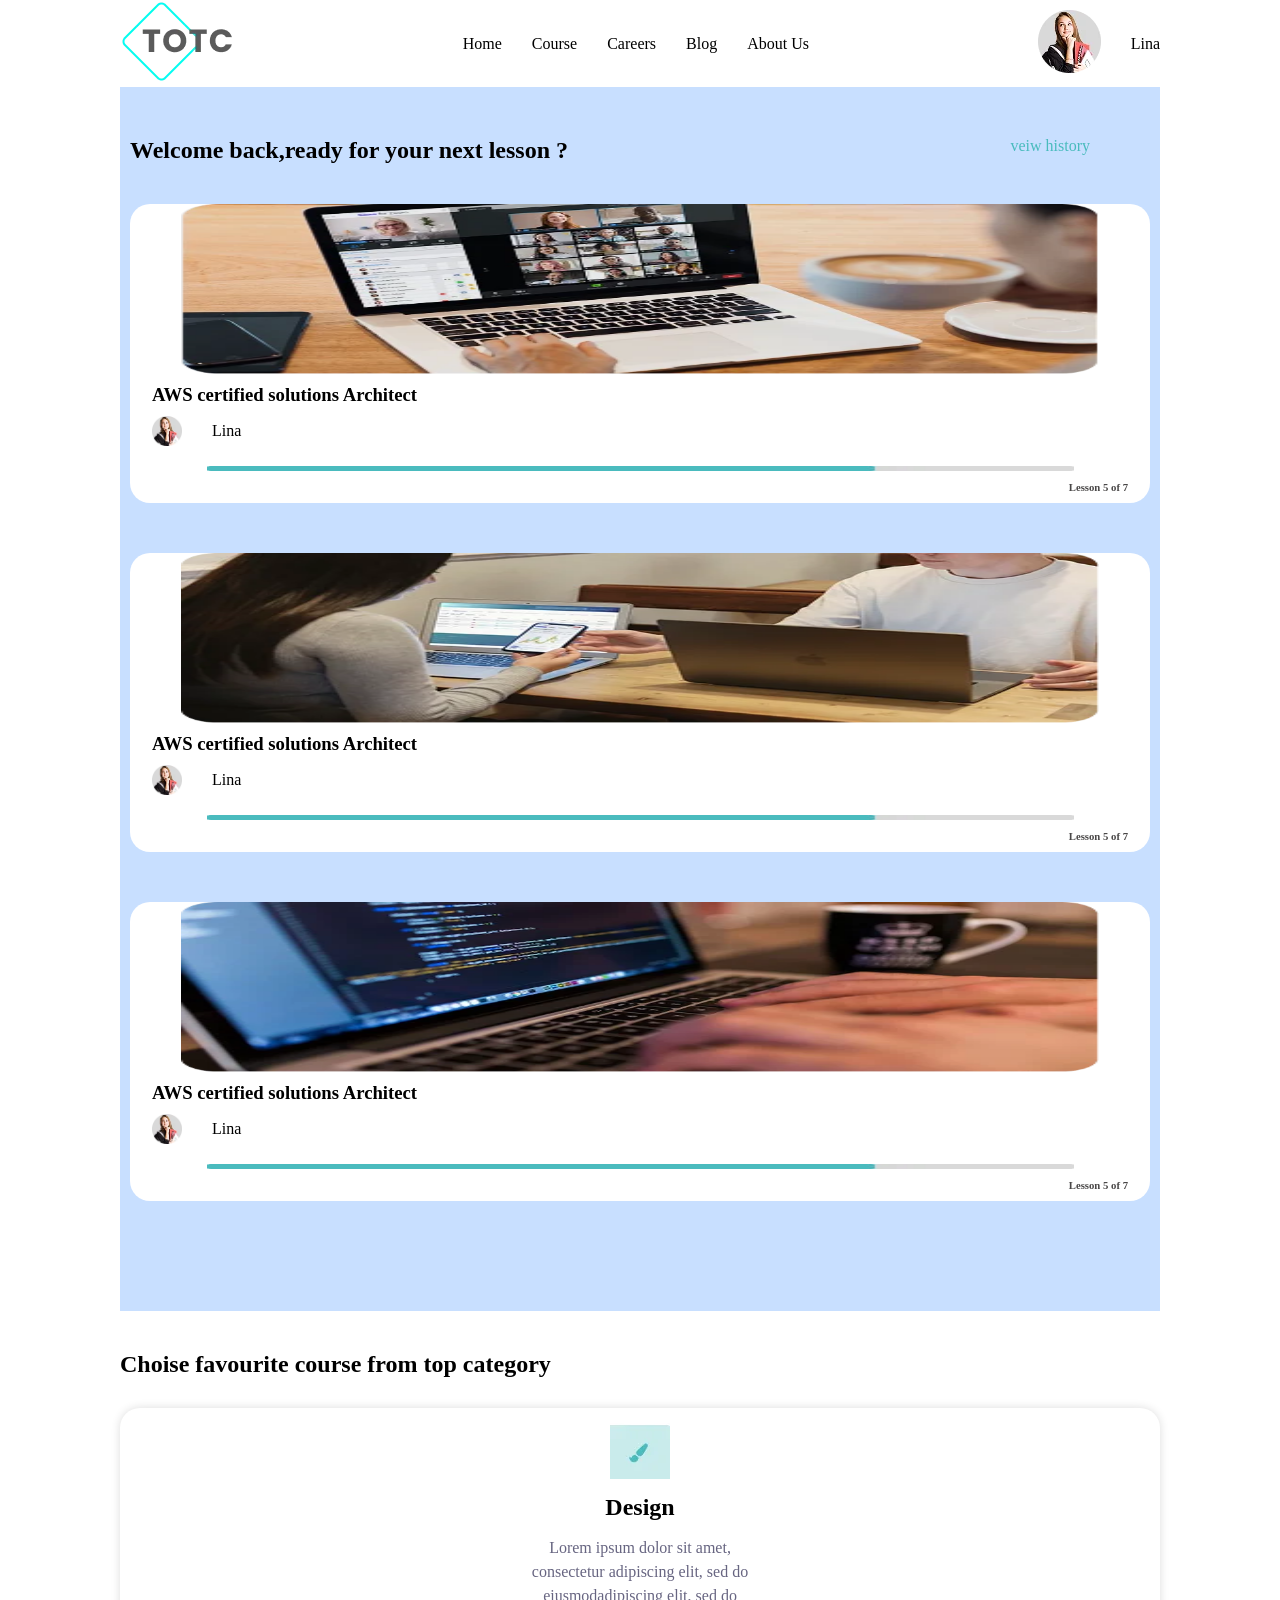
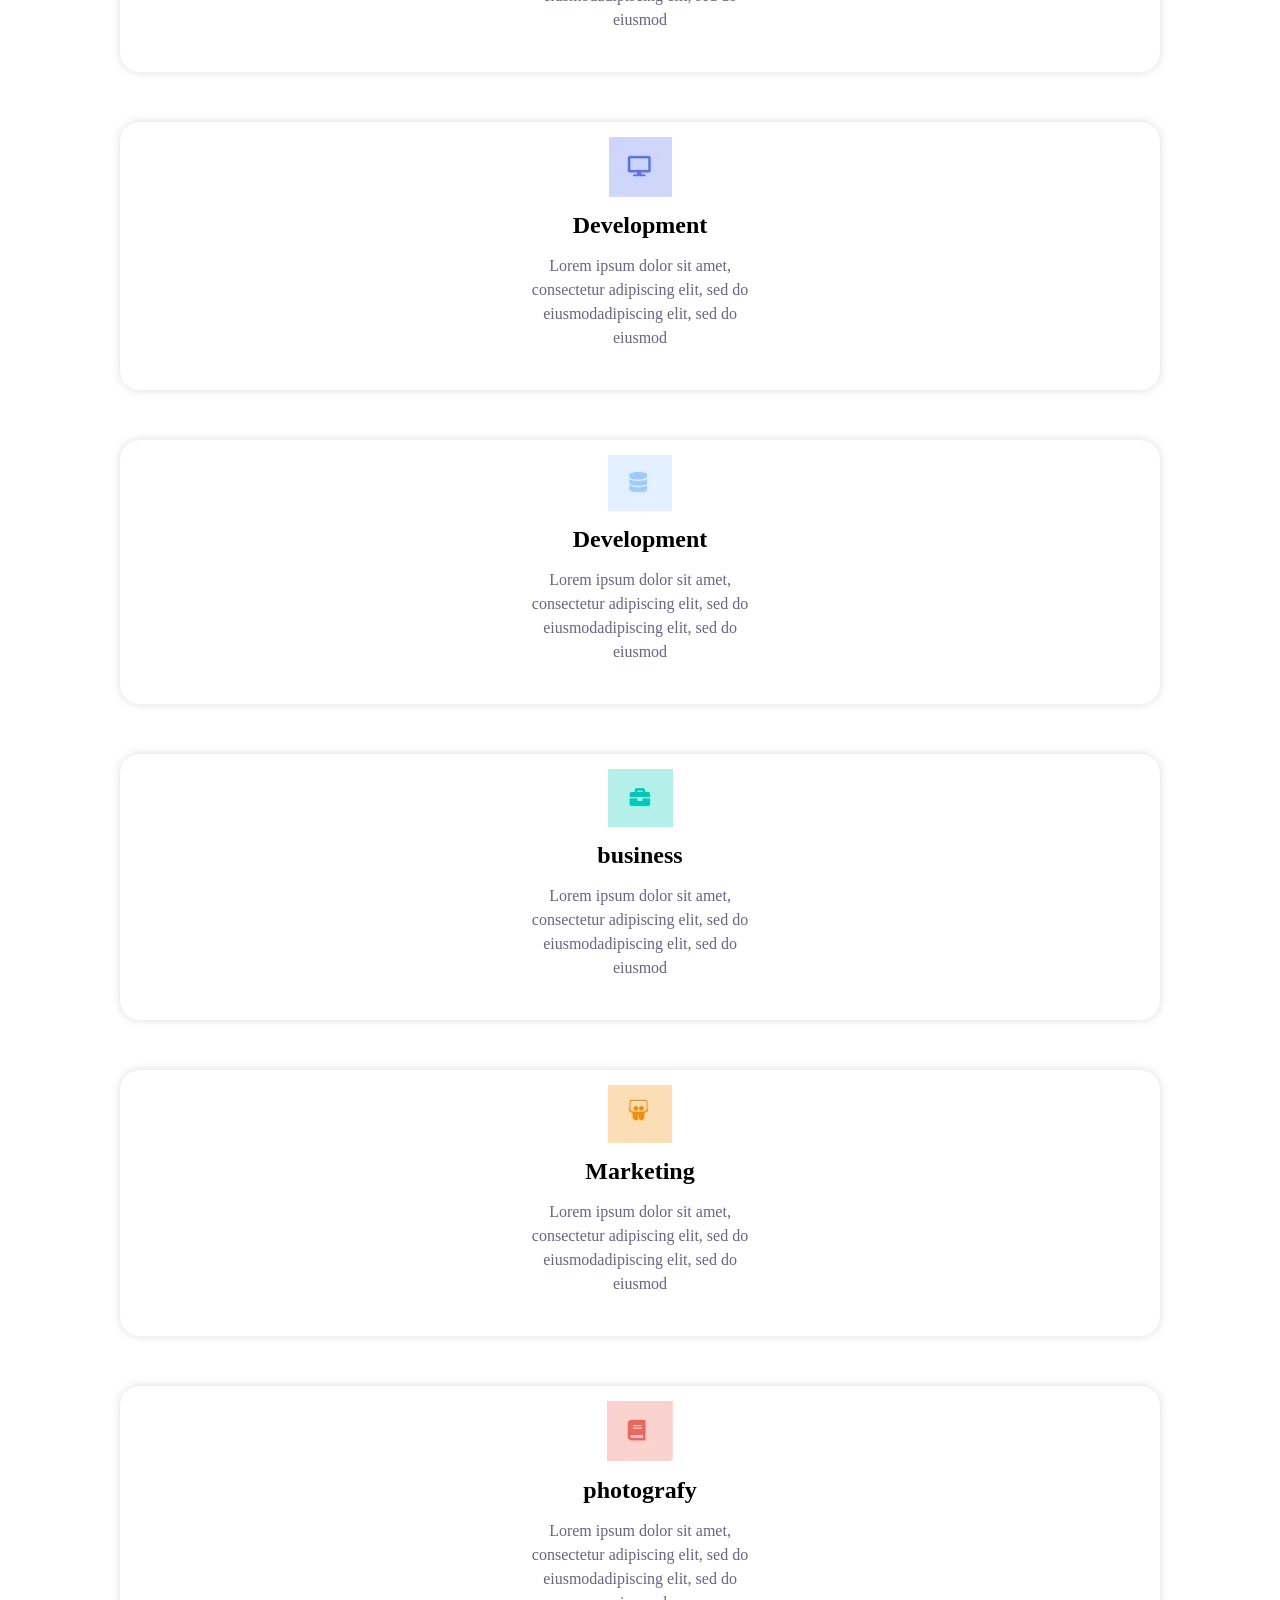
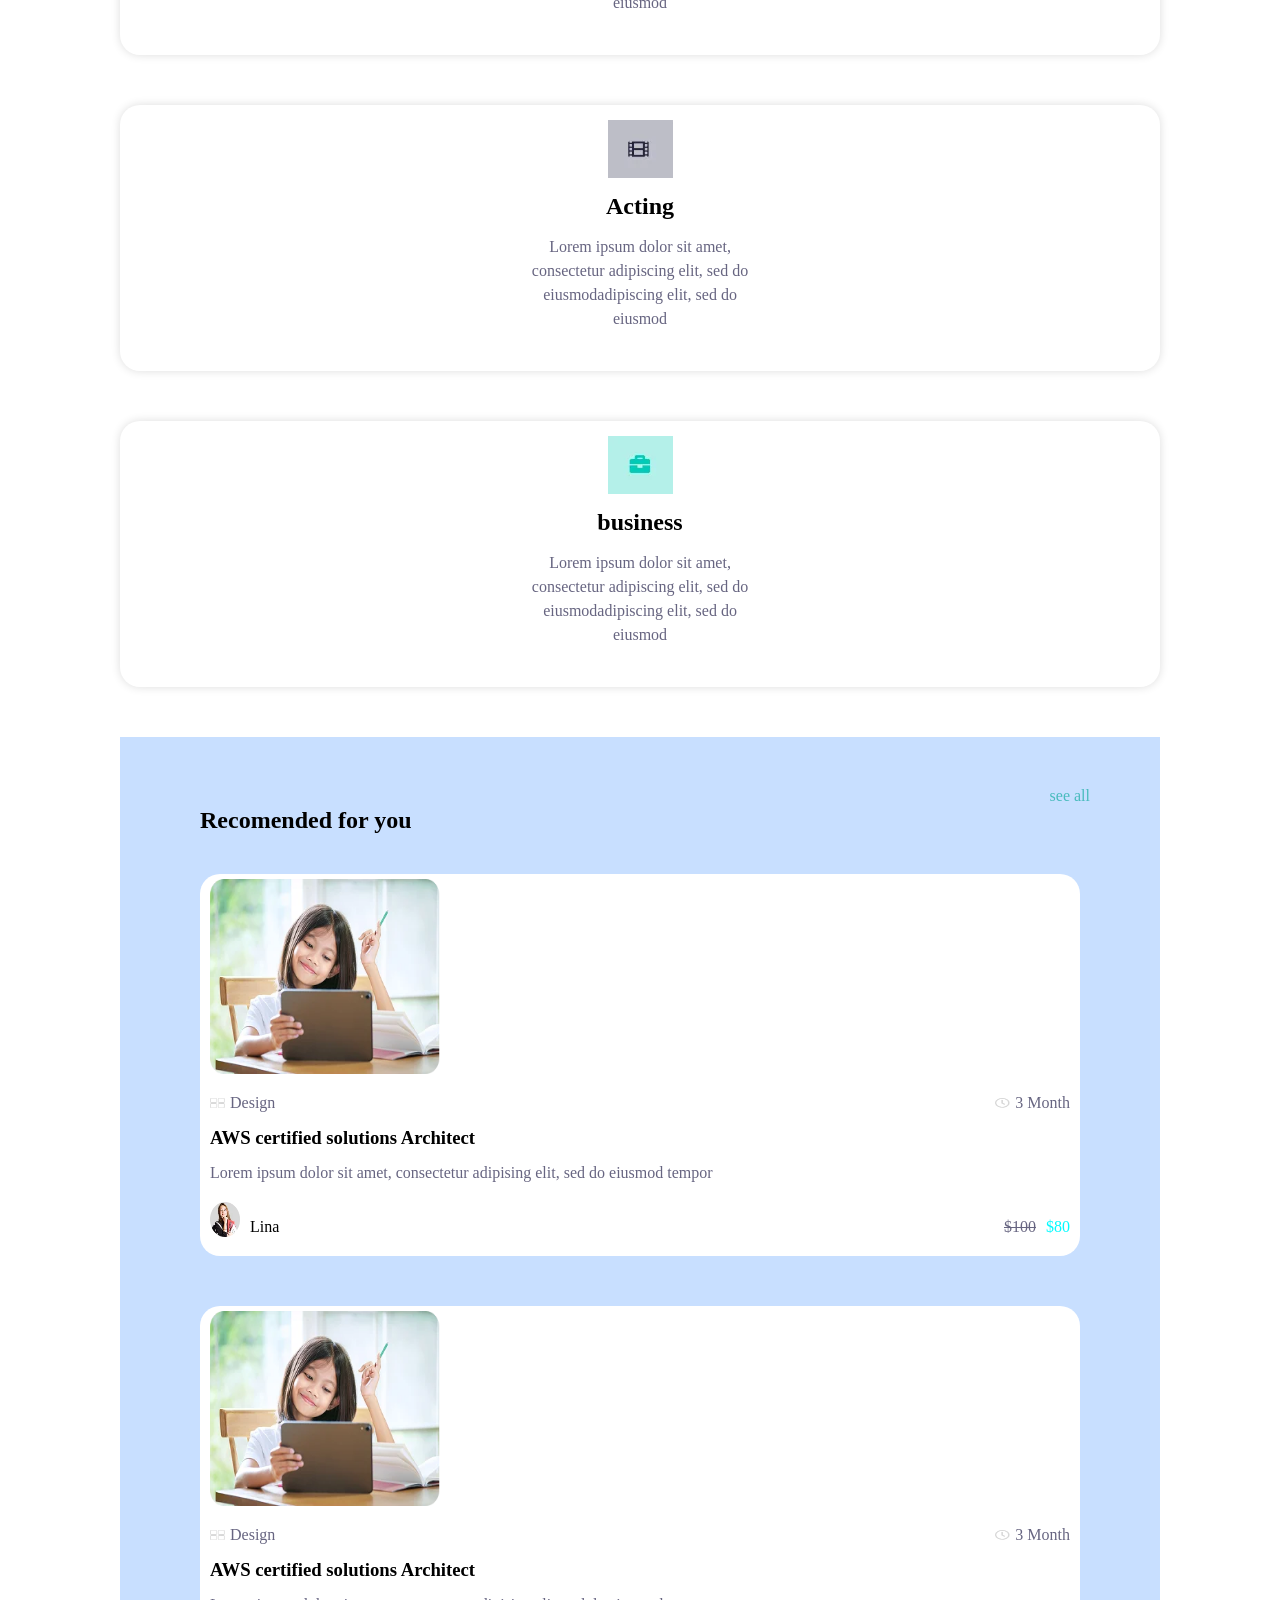
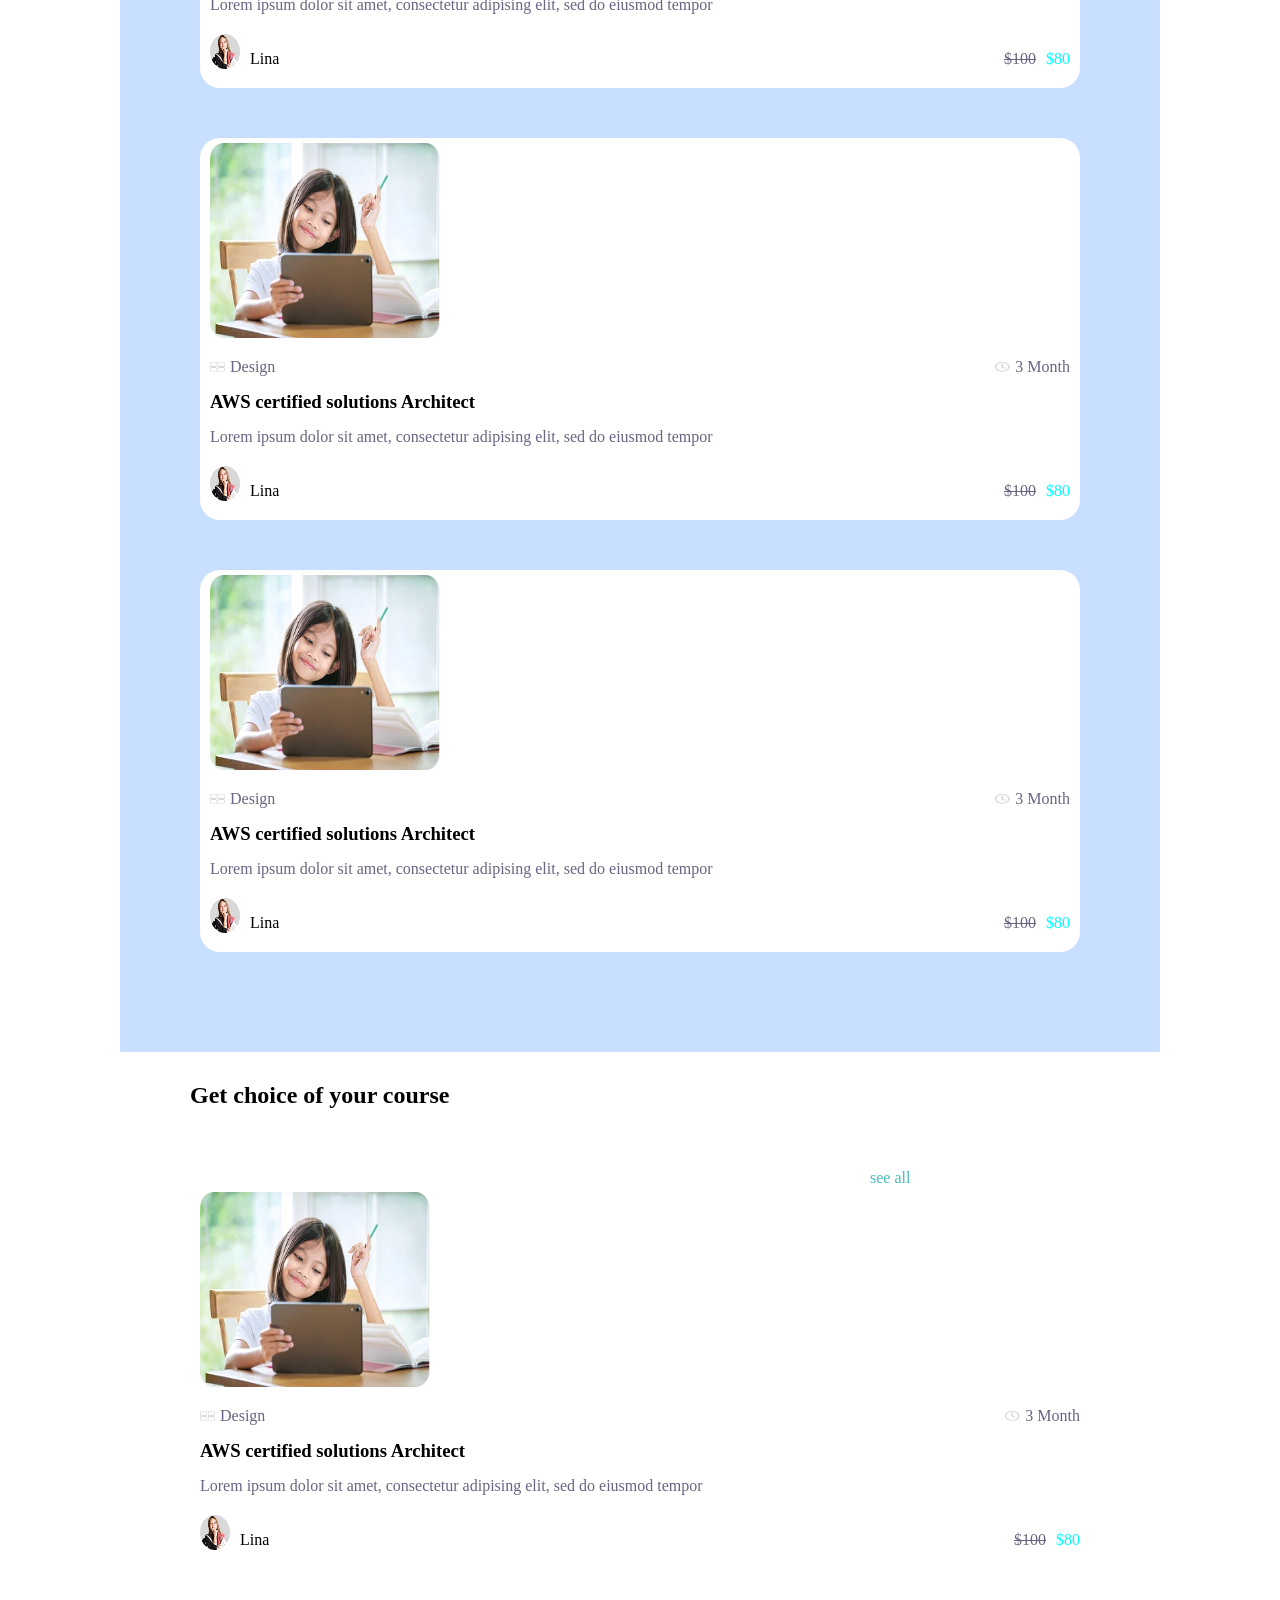
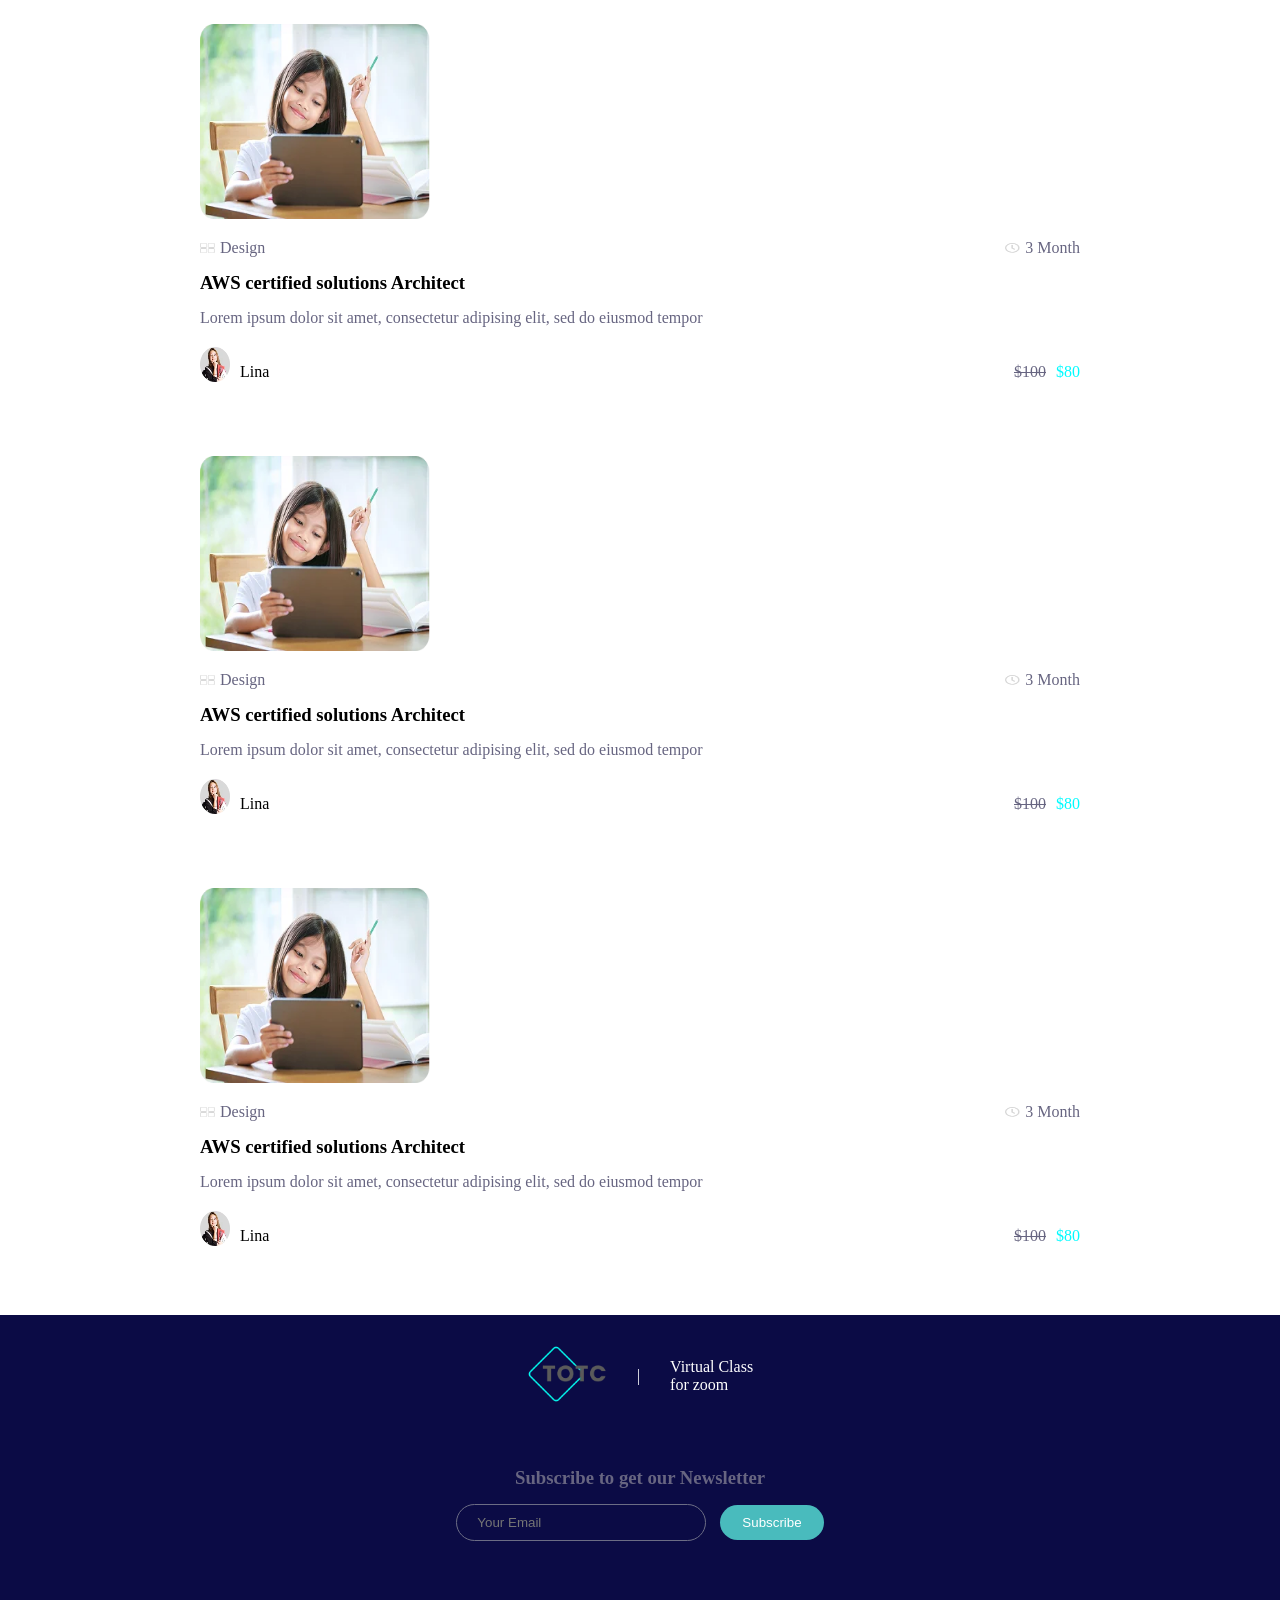
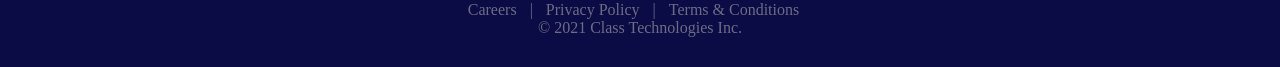
<file: task4/index.html>
<!DOCTYPE html>
<html lang="en">
<head>
    <meta charset="UTF-8">
    <meta name="viewport" content="width=device-width, initial-scale=1.0">
    <title>Document</title>
    <link rel="stylesheet" href="base.css"/>
    <link rel="stylesheet" href="main.css"/>
</head>
<body>
    <header>
     <div class="container">
        <div class="row">
      <div class="logo">
      <a href="#"><img src="imgs/logo.webp"/></a>
      </div>
       <div class="list">
        <ul>
            <li>
              <a href="#">Home</a>  
            </li>
            <li>
              <a href="#">Course</a>  
            </li>
            <li>
              <a href="#">Careers</a>  
            </li>
            <li>
              <a href="#">Blog</a>  
            </li>
            <li>
              <a href="#">About Us</a>  
            </li>
        </ul>
       </div>

       <div class="profile">
         <ul>
            <li>
                <a href="#">
                  <img src="imgs/profile.webp"/>
                </a>
            </li>
              <li>
                <a href="#">Lina</a>
            </li>
         </ul>
       </div>
    </div>
    </div>
    </header>
    <section>
        <div class="container1">
         <div class="row">
            <div class="welcless">
           <h1>Welcome back,ready for your next lesson ?</h1>
           
           <a href="#">veiw history</a>
           </div>
           <div class="lessons">
              <div class="lesson">
            <img src="imgs/les1.webp"/>
            <h3>AWS certified solutions Architect</h3>
             <div class="profile">
         <ul>
            <li>
                <a href="#">
                  <img src="imgs/profile.webp"/>
                </a>
            </li>
              <li>
                <a href="#">Lina</a>
            </li>
         </ul>
       </div>
       <div class="line">
       <img src="imgs/line.webp"/>
       </div>

           <h6>Lesson 5 of 7</h6>
      
           </div>

   <div class="lesson">
            <img src="imgs/les2.webp"/>
            <h3>AWS certified solutions Architect</h3>
              <div class="profile">
         <ul>
            <li>
                <a href="#">
                  <img src="imgs/profile.webp"/>
                </a>
            </li>
              <li>
                <a href="#">Lina</a>
            </li>
         </ul>
       </div>
        <div class="line">
       <img src="imgs/line.webp"/>
       </div>

           <h6>Lesson 5 of 7</h6>
           </div>
           

   <div class="lesson">
            <img src="imgs/les3.webp"/>
            <h3>AWS certified solutions Architect</h3>
              <div class="profile">
         <ul>
            <li>
                <a href="#">
                  <img src="imgs/profile.webp"/>
                </a>
            </li>
              <li>
                <a href="#">Lina</a>
            </li>
         </ul>
       </div>
        <div class="line">
       <img src="imgs/line.webp"/>
       </div>

           <h6>Lesson 5 of 7</h6>
           </div>



</div>
        </div>
        </div>
    </section >
    <section class="choises">
      <div class="container">
       <div class="row">
              <h1>Choise favourite course from top category</h1>
               <div class="courses">
                    <div class="course">
                        <img src="imgs/1.webp"/>
                        <h2>Design</h2>
                        <p>Lorem ipsum dolor sit amet, consectetur adipiscing elit, sed do eiusmodadipiscing elit, sed do eiusmod</p>
                    </div>
                     <div class="course">
                           <img src="imgs/2.webp"/>
                        <h2>Development</h2>
                        <p>Lorem ipsum dolor sit amet, consectetur adipiscing elit, sed do eiusmodadipiscing elit, sed do eiusmod</p>
                    </div>
 
                    <div class="course">
                           <img src="imgs/3.webp"/>
                        <h2>Development</h2>
                        <p>Lorem ipsum dolor sit amet, consectetur adipiscing elit, sed do eiusmodadipiscing elit, sed do eiusmod</p>
                    </div>
 
                    <div class="course">
                           <img src="imgs/4.webp"/>
                        <h2>business</h2>
                        <p>Lorem ipsum dolor sit amet, consectetur adipiscing elit, sed do eiusmodadipiscing elit, sed do eiusmod</p>
                    </div>
 
                    <div class="course">
                           <img src="imgs/5.webp"/>
                        <h2>Marketing</h2>
                        <p>Lorem ipsum dolor sit amet, consectetur adipiscing elit, sed do eiusmodadipiscing elit, sed do eiusmod</p>
                    </div>
 
                    <div class="course">
                           <img src="imgs/6.webp"/>
                        <h2>photografy</h2>
                        <p>Lorem ipsum dolor sit amet, consectetur adipiscing elit, sed do eiusmodadipiscing elit, sed do eiusmod</p>
                    </div>

                    <div class="course">
                           <img src="imgs/7.webp"/>
                        <h2>Acting</h2>
                        <p>Lorem ipsum dolor sit amet, consectetur adipiscing elit, sed do eiusmodadipiscing elit, sed do eiusmod</p>
                    </div>

                    <div class="course">
                           <img src="imgs/4.webp"/>
                        <h2>business</h2>
                        <p>Lorem ipsum dolor sit amet, consectetur adipiscing elit, sed do eiusmodadipiscing elit, sed do eiusmod</p>
                    </div>
 

               </div>

       </div>
      </div>
      </section>

    <section class="recomended1">
      <div class="container1">
        <div class="row">
             <div class="welcless">
            <h2>Recomended for you</h2>
            <a href="#">see all</a>
            </div>
           <div class="recomends">
            <div class="recomend">
               <div class="recomendcont">
                   <img src="imgs/reco.webp"/>
                 <div class="welcless">
                        <ul>
                       <li> <img src="imgs/squars.webp"/></li>
                       <li> <p>Design</p></li>
                       </ul>
                       
                          <ul>
                       <li> <img src="imgs/clock.webp"/></li>
                       <li> <p>3 Month</p></li>
                       </ul>
                       
</div>
                     <h3>AWS certified solutions Architect</h3>
                        <p>Lorem ipsum dolor sit amet, consectetur adipising elit, sed do eiusmod tempor</p>  

      <div class="profile1">
         <ul>
            <li>
                <a href="#">
                  <img src="imgs/profile.webp"/>
                </a>
            </li>
              <li>
                <a href="#">Lina</a>
            </li>
         </ul>


          <ul>
            <li>
                <a href="#" class="dicor" >
                 $100
                </a>
            </li>
              <li>
                <a href="#" class="nodicor">$80</a>
            </li>
         </ul>

       
</div>


               </div>
            </div>

            <div class="recomend">
                <div class="recomendcont">
                   <img src="imgs/reco.webp"/>
                 <div class="welcless">
                        <ul>
                       <li> <img src="imgs/squars.webp"/></li>
                       <li> <p>Design</p></li>
                       </ul>
                       
                          <ul>
                       <li> <img src="imgs/clock.webp"/></li>
                       <li> <p>3 Month</p></li>
                       </ul>
                       
</div>
                     <h3>AWS certified solutions Architect</h3>
                        <p>Lorem ipsum dolor sit amet, consectetur adipising elit, sed do eiusmod tempor</p>  

      <div class="profile1">
         <ul>
            <li>
                <a href="#">
                  <img src="imgs/profile.webp"/>
                </a>
            </li>
              <li>
                <a href="#">Lina</a>
            </li>
         </ul>


          <ul>
            <li>
                <a href="#" class="dicor" >
                 $100
                </a>
            </li>
              <li>
                <a href="#" class="nodicor">$80</a>
            </li>
         </ul>

       
</div>


               </div>
            </div>

            <div class="recomend">
               <div class="recomendcont">
                   <img src="imgs/reco.webp"/>
                 <div class="welcless">
                        <ul>
                       <li> <img src="imgs/squars.webp"/></li>
                       <li> <p>Design</p></li>
                       </ul>
                       
                          <ul>
                       <li> <img src="imgs/clock.webp"/></li>
                       <li> <p>3 Month</p></li>
                       </ul>
                       
</div>
                     <h3>AWS certified solutions Architect</h3>
                        <p>Lorem ipsum dolor sit amet, consectetur adipising elit, sed do eiusmod tempor</p>  

      <div class="profile1">
         <ul>
            <li>
                <a href="#">
                  <img src="imgs/profile.webp"/>
                </a>
            </li>
              <li>
                <a href="#">Lina</a>
            </li>
         </ul>


          <ul>
            <li>
                <a href="#" class="dicor" >
                 $100
                </a>
            </li>
              <li>
                <a href="#" class="nodicor">$80</a>
            </li>
         </ul>

       
</div>


               </div>
            </div>

            <div class="recomend">
                <div class="recomendcont">
                   <img src="imgs/reco.webp"/>
                 <div class="welcless">
                        <ul>
                       <li> <img src="imgs/squars.webp"/></li>
                       <li> <p>Design</p></li>
                       </ul>
                       
                          <ul>
                       <li> <img src="imgs/clock.webp"/></li>
                       <li> <p>3 Month</p></li>
                       </ul>
                       
</div>
                     <h3>AWS certified solutions Architect</h3>
                        <p>Lorem ipsum dolor sit amet, consectetur adipising elit, sed do eiusmod tempor</p>  

      <div class="profile1">
         <ul>
            <li>
                <a href="#">
                  <img src="imgs/profile.webp"/>
                </a>
            </li>
              <li>
                <a href="#">Lina</a>
            </li>
         </ul>


          <ul>
            <li>
                <a href="#" class="dicor" >
                 $100
                </a>
            </li>
              <li>
                <a href="#" class="nodicor">$80</a>
            </li>
         </ul>

       
</div>


               </div>
            </div>
           </div>


        </div>
    
      </div>


    </section>

    <section class="Recomended2">
        
       
<div class="container">
        <div class="row">
             <div class="welcless">
            <h2>Get choice of your course</h2>
            <a href="#"> see all</a>
            </div>
           <div class="recomends">
            <div class="recomend">
               <div class="recomendcont">
                   <img src="imgs/reco.webp"/>
                 <div class="welcless">
                        <ul>
                       <li> <img src="imgs/squars.webp"/></li>
                       <li> <p>Design</p></li>
                       </ul>
                       
                          <ul>
                       <li> <img src="imgs/clock.webp"/></li>
                       <li> <p>3 Month</p></li>
                       </ul>
                       
</div>
                     <h3>AWS certified solutions Architect</h3>
                        <p>Lorem ipsum dolor sit amet, consectetur adipising elit, sed do eiusmod tempor</p>  

      <div class="profile1">
         <ul>
            <li>
                <a href="#">
                  <img src="imgs/profile.webp"/>
                </a>
            </li>
              <li>
                <a href="#">Lina</a>
            </li>
         </ul>


          <ul>
            <li>
                <a href="#" class="dicor" >
                 $100
                </a>
            </li>
              <li>
                <a href="#" class="nodicor">$80</a>
            </li>
         </ul>

       
</div>


               </div>
            </div>

            <div class="recomend">
                <div class="recomendcont">
                   <img src="imgs/reco.webp"/>
                 <div class="welcless">
                        <ul>
                       <li> <img src="imgs/squars.webp"/></li>
                       <li> <p>Design</p></li>
                       </ul>
                       
                          <ul>
                       <li> <img src="imgs/clock.webp"/></li>
                       <li> <p>3 Month</p></li>
                       </ul>
                       
</div>
                     <h3>AWS certified solutions Architect</h3>
                        <p>Lorem ipsum dolor sit amet, consectetur adipising elit, sed do eiusmod tempor</p>  

      <div class="profile1">
         <ul>
            <li>
                <a href="#">
                  <img src="imgs/profile.webp"/>
                </a>
            </li>
              <li>
                <a href="#">Lina</a>
            </li>
         </ul>


          <ul>
            <li>
                <a href="#" class="dicor" >
                 $100
                </a>
            </li>
              <li>
                <a href="#" class="nodicor">$80</a>
            </li>
         </ul>

       
</div>


               </div>
            </div>

            <div class="recomend">
               <div class="recomendcont">
                   <img src="imgs/reco.webp"/>
                 <div class="welcless">
                        <ul>
                       <li> <img src="imgs/squars.webp"/></li>
                       <li> <p>Design</p></li>
                       </ul>
                       
                          <ul>
                       <li> <img src="imgs/clock.webp"/></li>
                       <li> <p>3 Month</p></li>
                       </ul>
                       
</div>
                     <h3>AWS certified solutions Architect</h3>
                        <p>Lorem ipsum dolor sit amet, consectetur adipising elit, sed do eiusmod tempor</p>  

      <div class="profile1">
         <ul>
            <li>
                <a href="#">
                  <img src="imgs/profile.webp"/>
                </a>
            </li>
              <li>
                <a href="#">Lina</a>
            </li>
         </ul>


          <ul>
            <li>
                <a href="#" class="dicor" >
                 $100
                </a>
            </li>
              <li>
                <a href="#" class="nodicor">$80</a>
            </li>
         </ul>

       
</div>


               </div>
            </div>

            <div class="recomend">
                <div class="recomendcont">
                   <img src="imgs/reco.webp"/>
                 <div class="welcless">
                        <ul>
                       <li> <img src="imgs/squars.webp"/></li>
                       <li> <p>Design</p></li>
                       </ul>
                       
                          <ul>
                       <li> <img src="imgs/clock.webp"/></li>
                       <li> <p>3 Month</p></li>
                       </ul>
                       
</div>
                     <h3>AWS certified solutions Architect</h3>
                        <p>Lorem ipsum dolor sit amet, consectetur adipising elit, sed do eiusmod tempor</p>  

      <div class="profile1">
         <ul>
            <li>
                <a href="#">
                  <img src="imgs/profile.webp"/>
                </a>
            </li>
              <li>
                <a href="#">Lina</a>
            </li>
         </ul>


          <ul>
            <li>
                <a href="#" class="dicor" >
                 $100
                </a>
            </li>
              <li>
                <a href="#" class="nodicor">$80</a>
            </li>
         </ul>

       
</div>


               </div>
            </div>
           </div>


        </div>
    
      </div>


        
    </section>


    <footer>
       <div footlogo>
          <ul>
<li>
                <a href="#">
                  <img src="imgs/logo.webp"/>
                </a>
               </li>
               <li>
                <a href="#" class= "line" >|</a>
     </li>
     <li>
                <a href="#" >Virtual Class </a>
                <br>
                <a href="#" >for zoom </a>

         
</li>
        
</ul>
</div>

       <div class="email">
        <h3>Subscribe to get our Newsletter</h3>
       <form>
            <input type="email" placeholder="Your Email">

            <button type="submit">Subscribe</button>
        </form>

       </div>

<div class="endfoot">
    <ul>
        <li>
            <a href="#">Careers</a>
        </li>
        <li>
           
                <a href="#" class= "line" >|</a>
        </li>
        <li>
           <a href="#">Privacy Policy</a> 
        </li>
        <li>
           
                <a href="#" class= "line" >|</a>
        </li>
          <li>
           <a href="#">Terms & Conditions</a> 
        </li>
        <li>
    </ul>
    <a href="#">© 2021 Class Technologies Inc. </a>
</div>



        
    </footer>









</body>
</html>
</file>
<file: task4/base.css>
*{
    margin: 0;
    box-sizing: border-box;
    padding: 0;
}
a{
    text-decoration: none;
    color: #000;
}

ul{
    list-style: none;
    display: flex;
    flex-wrap: wrap;
    gap: 30px;
    align-items: center;
}
button{
    background-color: transparent;
    border: 0;
}
.container{
   width: calc(100% - 240px) ;
   margin: auto ;
    

}
.row{
    display: flex;
    flex-wrap: wrap;
    justify-content: space-between;
    align-items:center;
    
}
.container1{
    width: calc(100% - 240px) ;
   margin: auto ;
    background-color: #c8dfff;
    padding: 50px 10px;               

}
</file>
<file: task4/main.css>
.welcless a {
    color:#49BBBD;
    padding-right: 60px;
}
.welcless{
        display: flex;
    flex-wrap: wrap;
    justify-content: space-between;
  
    
}


section .container1 .row {
   align-items:stretch;
    flex-direction: column;
}
.lessons{
        display: flex;
    flex-wrap: wrap;
    justify-content: space-around;
    align-items:center;

    gap: 10px;
   
    width: 100%;
    padding: 10px 0;
    
}
.lesson img{
display: block;
    width: 90%;          
 height: 170px;
 margin: 10px auto;
 

}
.lesson{
    background-color:  #ffffff;;
     align-items:stretch;
    margin: 30px 0 50px;
    border-radius: 20px;
    height:fit-content;
    width: 30%;
  
}
.lesson ul img{
    width: 30px;
    height:30px ;
    margin-left: 22px;
    
}
.lesson h3{
   margin-left: 22px; 
}
.line img{
    width: 85%;
    height: 5px;
}
 h6{
    color: #494747;
    text-align: right;
    margin-right: 22px; 
    padding-bottom: 10px;
}
.courses{
     display: flex;
    flex-wrap: wrap;
    justify-content: space-between;
    align-items:center;
    width: 100%;
     
}
.course{
   
    margin: 0 0 50px;
    border-radius: 20px;
    height:fit-content;
    width: calc((100% - 210px)/4);
    align-items: center;
     display: flex;
    flex-direction: column;
    box-shadow: 0 0 10px #ddd;
   

    
    
}
.course p{

     width: 250px;
    text-align: center;
    line-height: 1.5;
    margin: 15px 0 40px;
    color: #676581;
}
.course img{
    margin: 15px 0;
}
.choises h1{
    margin: 40px 0 30px;
}

.recomends{
    display: flex;
    flex-wrap: wrap;
    justify-content: space-between;
    align-items:center;
    width: 100%;
    padding: 0 70px;


}
.recomend {
    background-color: #ffffff;
    margin: 0 0 50px ;
    border-radius: 20px;
    height:fit-content;
    width: calc((100% - 130px)/4);
    align-items: center;
    display: flex;
   
}


.recomended1 h2{
    padding: 20px 0 40px 70px;
}
.recomendcont{
    width: calc(100% - 20px);
    margin: auto;
}
.recomend img{
    width: 230px;
    height: 200px;
    padding-top: 5px;
    
}
.welcless img{
    width: 15px;
    height: 15px;
    margin: 15px 0;
}
.welcless ul{
    gap: 5px;
}
.welcless p{
    color:  #676581;
}
.recomend p{
    margin: 15px 0;
    color:  #676581;
}
.profile1 img{
    width: 30px;
    height: 40px;
    margin-bottom: 15px;

}
.profile1 ul{
    gap: 10px;
}
.dicor a{
    text-decoration: dashed;
}
.profile1 {
    display: flex;
    flex-wrap: wrap;
    justify-content: space-between;
}
.dicor{
    text-decoration: line-through;
    color:  #676581;
}
.nodicor{
    color: #00fbff;
}
.Recomended2 h2{
    margin: 30px 70px;
}
.Recomended2 .welcless a{
    padding-left: 750px;
    padding-top: 30px;
}

footer{
    background-color: rgb(11, 11, 69);
    display: flex;
  align-items: center;
    flex-direction: column;

}
footer a{
    color: #ffffff;
}
footer img{
    width: 80px;
}
footer div{
    margin: 30px 0;
}
.email{
    display: flex;
    flex-direction: column;
    align-items: center;
    gap: 15px;
}
.email h3{
    color: #676581;
}
input {
    width: 250px;
    padding: 10px 20px;
    border: 1px solid #6C6D85;
    border-radius: 25px;
    background-color: transparent;
    margin-right: 10px;
  
}
button{
    background-color: #49BBBD;
    color: white;
    border: none;
    border-radius: 25px;
    padding: 10px 22px;
}
.endfoot{
    display: flex;
     flex-direction: column;
    align-items: center;
}
.endfoot a{
    color: #6C6D85;
}
.endfoot ul{
    gap: 13px;
}

@media (max-width : 1300px) {
  .lessons{
    display:block;
    flex-wrap: wrap;
  }
    .lesson{
  
    width: 100%;
  
}

.courses{
     display: block;
    flex-wrap: wrap;
   
}
.course{
  
    width: 100%;
    
}
 

.recomends{
    display:block;
    flex-wrap: wrap;
  

}
.recomend {
   
    width:100%
    
}
}
</file>
